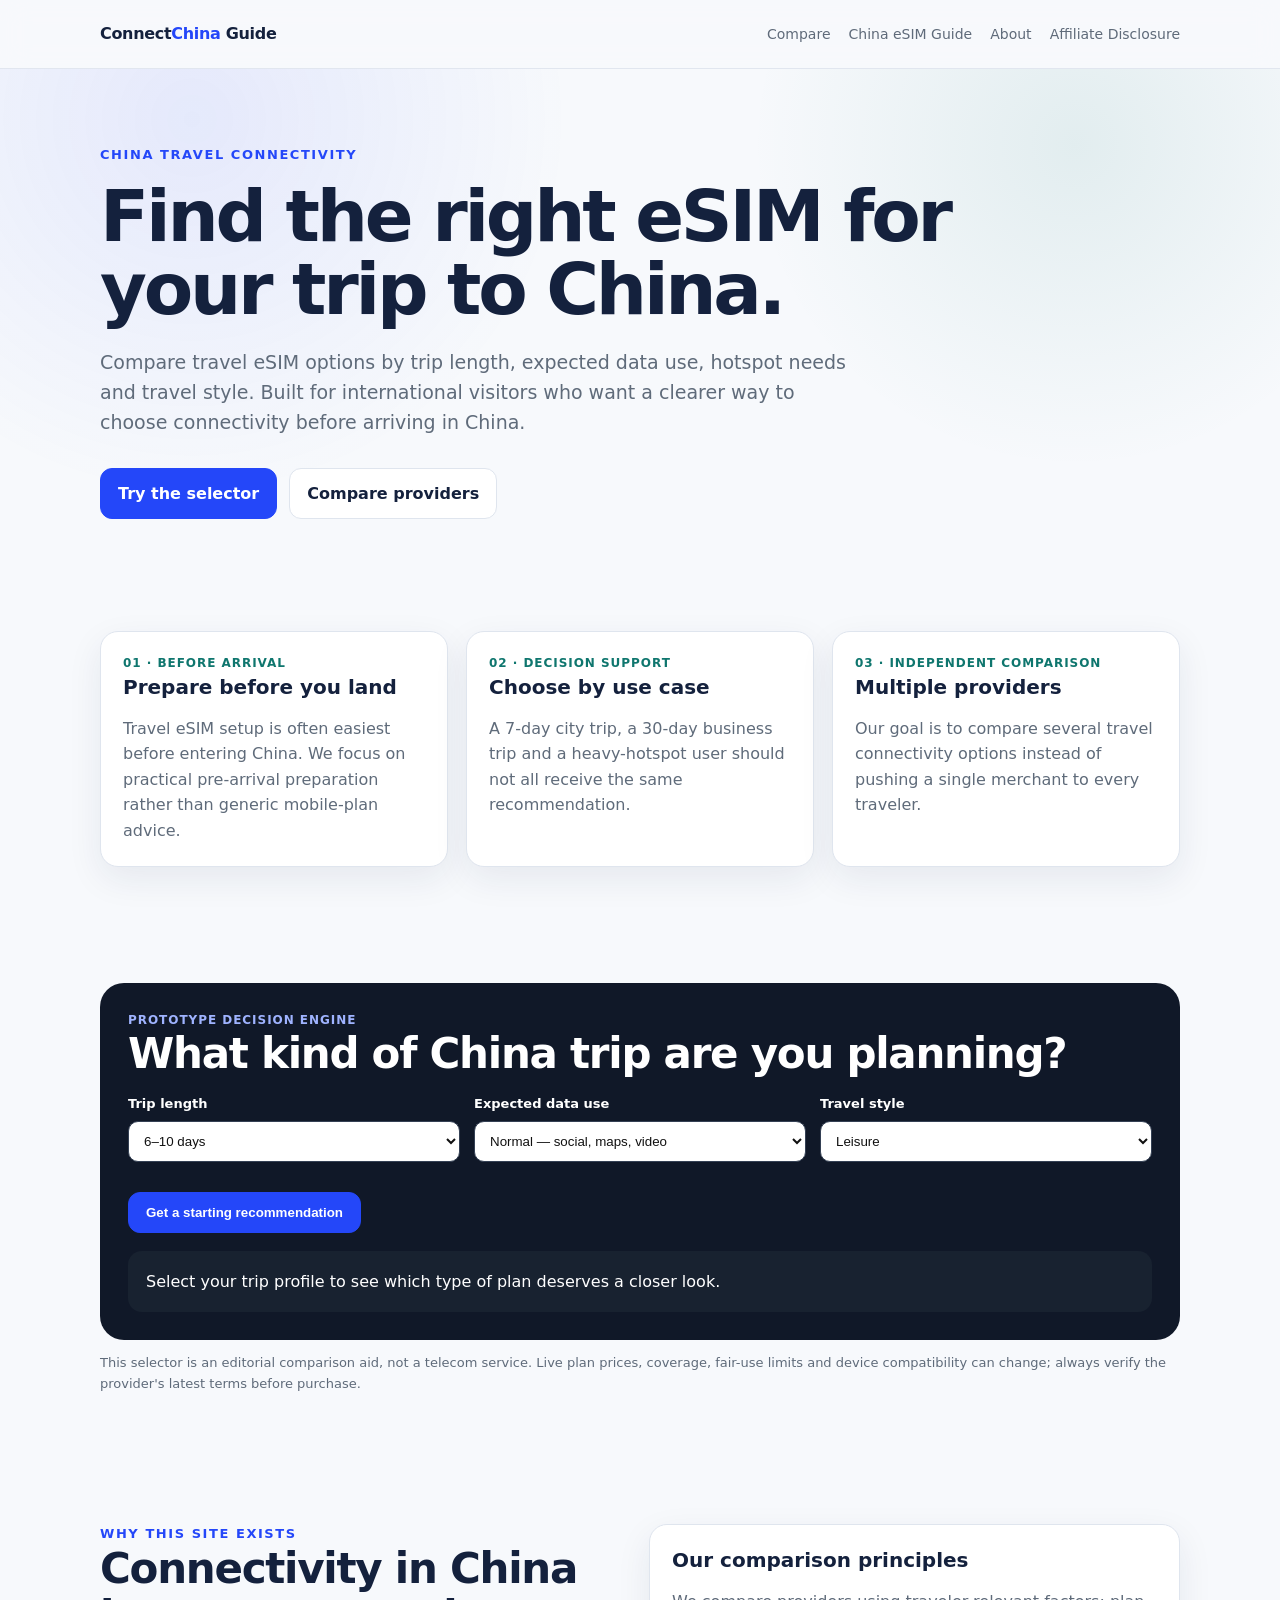
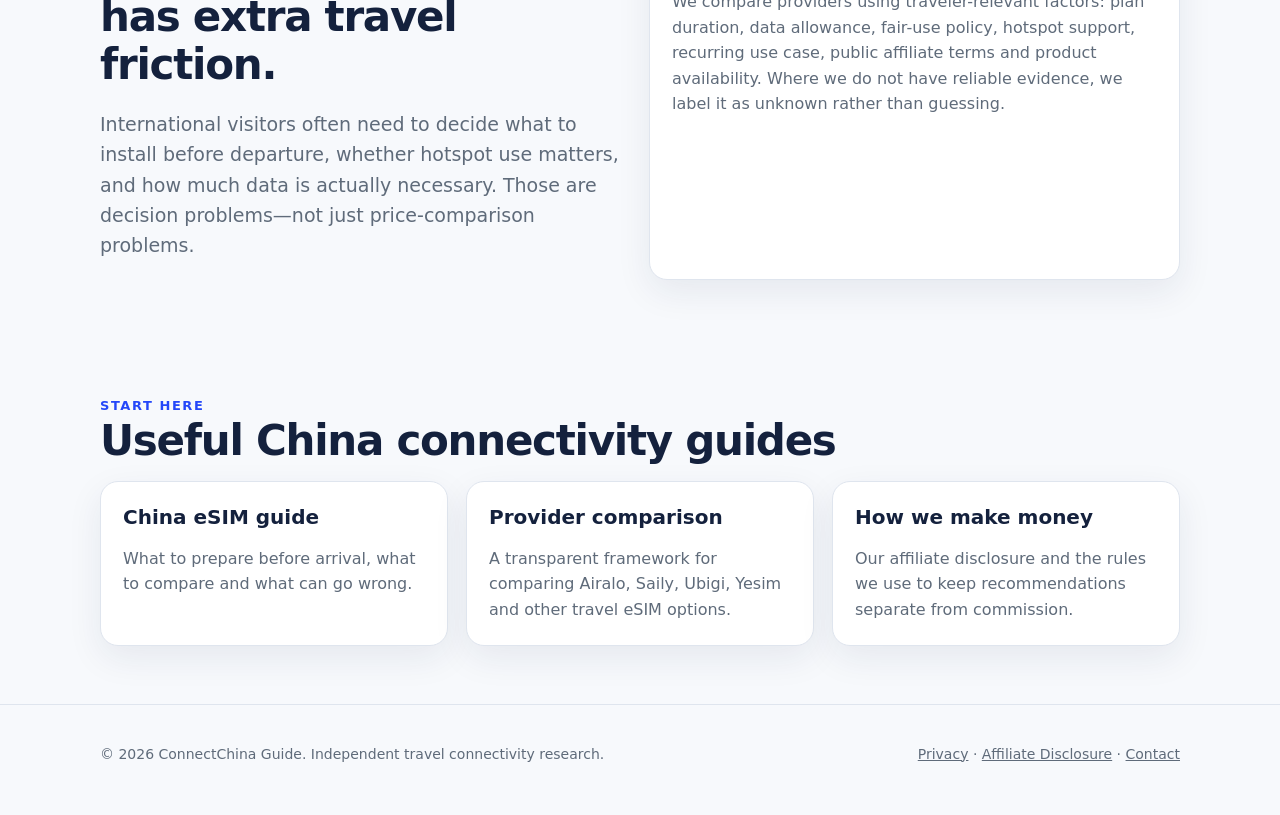
<file: index.html>
<!doctype html>
<html lang="en">
<head>
<title>ConnectChina Guide — China eSIM Comparison for Travelers</title>

<meta charset="utf-8">
<meta name="viewport" content="width=device-width,initial-scale=1">
<meta name="description" content="Independent China eSIM and travel connectivity comparison for international visitors.">
<meta name='impact-site-verification' value='5ba71ce6-a70c-404c-b8fd-ab6822476592'>
<!-- SITE VERIFICATION:
When an affiliate network gives you a META verification tag, paste the exact tag below this comment.
Do NOT invent a verification tag.
-->
<link rel="stylesheet" href="assets/style.css">

</head>
<body>

<header>
  <div class="wrap nav">
    <a class="brand" href="index.html">Connect<span>China</span> Guide</a>
    <nav>
      <a href="compare.html">Compare</a>
      <a href="guide.html">China eSIM Guide</a>
      <a href="about.html">About</a>
      <a href="disclosure.html">Affiliate Disclosure</a>
    </nav>
  </div>
</header>

<main>
<section class="hero">
  <div class="wrap">
    <div class="eyebrow">China travel connectivity</div>
    <h1>Find the right eSIM for your trip to China.</h1>
    <p class="lead">Compare travel eSIM options by trip length, expected data use, hotspot needs and travel style. Built for international visitors who want a clearer way to choose connectivity before arriving in China.</p>
    <div class="actions">
      <a class="btn primary" href="#selector">Try the selector</a>
      <a class="btn" href="compare.html">Compare providers</a>
    </div>
  </div>
</section>

<section class="section">
  <div class="wrap">
    <div class="grid">
      <div class="card"><div class="kicker">01 · Before arrival</div><h3>Prepare before you land</h3><p>Travel eSIM setup is often easiest before entering China. We focus on practical pre-arrival preparation rather than generic mobile-plan advice.</p></div>
      <div class="card"><div class="kicker">02 · Decision support</div><h3>Choose by use case</h3><p>A 7-day city trip, a 30-day business trip and a heavy-hotspot user should not all receive the same recommendation.</p></div>
      <div class="card"><div class="kicker">03 · Independent comparison</div><h3>Multiple providers</h3><p>Our goal is to compare several travel connectivity options instead of pushing a single merchant to every traveler.</p></div>
    </div>
  </div>
</section>

<section class="section" id="selector">
  <div class="wrap">
    <div class="router">
      <div class="kicker" style="color:#9fb3ff">Prototype decision engine</div>
      <h2 style="color:white">What kind of China trip are you planning?</h2>
      <div class="router-grid">
        <div>
          <label for="days">Trip length</label>
          <select id="days">
            <option value="5">3–5 days</option>
            <option value="10" selected>6–10 days</option>
            <option value="15">11–15 days</option>
            <option value="30">16–30 days</option>
          </select>
        </div>
        <div>
          <label for="usage">Expected data use</label>
          <select id="usage">
            <option value="light">Light — maps, messaging</option>
            <option value="normal" selected>Normal — social, maps, video</option>
            <option value="heavy">Heavy — hotspot, calls, uploads</option>
          </select>
        </div>
        <div>
          <label for="traveler">Travel style</label>
          <select id="traveler">
            <option value="leisure" selected>Leisure</option>
            <option value="business">Business / remote work</option>
            <option value="frequent">Frequent international traveler</option>
          </select>
        </div>
      </div>
      <div class="actions">
        <button class="btn primary" onclick="recommend()">Get a starting recommendation</button>
      </div>
      <div id="routerResult" class="router-result">Select your trip profile to see which type of plan deserves a closer look.</div>
    </div>
    <p class="small">This selector is an editorial comparison aid, not a telecom service. Live plan prices, coverage, fair-use limits and device compatibility can change; always verify the provider's latest terms before purchase.</p>
  </div>
</section>

<section class="section">
  <div class="wrap grid two">
    <div>
      <div class="eyebrow">Why this site exists</div>
      <h2>Connectivity in China has extra travel friction.</h2>
      <p class="lead">International visitors often need to decide what to install before departure, whether hotspot use matters, and how much data is actually necessary. Those are decision problems—not just price-comparison problems.</p>
    </div>
    <div class="card">
      <h3>Our comparison principles</h3>
      <p>We compare providers using traveler-relevant factors: plan duration, data allowance, fair-use policy, hotspot support, recurring use case, public affiliate terms and product availability. Where we do not have reliable evidence, we label it as unknown rather than guessing.</p>
    </div>
  </div>
</section>

<section class="section">
  <div class="wrap">
    <div class="eyebrow">Start here</div>
    <h2>Useful China connectivity guides</h2>
    <div class="grid">
      <a class="card" href="guide.html" style="text-decoration:none"><h3>China eSIM guide</h3><p>What to prepare before arrival, what to compare and what can go wrong.</p></a>
      <a class="card" href="compare.html" style="text-decoration:none"><h3>Provider comparison</h3><p>A transparent framework for comparing Airalo, Saily, Ubigi, Yesim and other travel eSIM options.</p></a>
      <a class="card" href="disclosure.html" style="text-decoration:none"><h3>How we make money</h3><p>Our affiliate disclosure and the rules we use to keep recommendations separate from commission.</p></a>
    </div>
  </div>
</section>
</main>

<footer>
  <div class="wrap foot">
    <div>© 2026 ConnectChina Guide. Independent travel connectivity research.</div>
    <div>
      <a href="privacy.html">Privacy</a> ·
      <a href="disclosure.html">Affiliate Disclosure</a> ·
      <a href="contact.html">Contact</a>
    </div>
  </div>
</footer>

<script>
function recommend(){
  const d=+document.getElementById('days').value;
  const u=document.getElementById('usage').value;
  const t=document.getElementById('traveler').value;
  let title='', body='';
  if(t==='frequent'){
    title='Compare recurring-use and multi-country options';
    body='For frequent travelers, do not optimize only for the cheapest China trip. Compare account reuse, top-ups, multi-country availability and whether repeat purchases remain convenient.';
  } else if(u==='heavy' || t==='business'){
    title='Prioritize high-data and hotspot-friendly plans';
    body='Your first comparison should focus on fair-use rules, hotspot support and what happens after the full-speed allowance is used—not just whether a plan is labeled “unlimited”.';
  } else if(d<=10){
    title='Start with a smaller fixed-data plan';
    body='For a short leisure trip, a fixed-data plan is often easier to compare. Focus on setup simplicity, total data allowance and whether you can install it before departure.';
  } else {
    title='Compare mid-size 10–20GB plans first';
    body='For a typical 1–2 week trip, start with 10–20GB options and compare price, hotspot support and validity. Heavy video users may need an unlimited-style plan instead.';
  }
  document.getElementById('routerResult').innerHTML='<strong>'+title+'</strong><br>'+body+'<br><br><a class="btn" href="compare.html">Open provider comparison</a>';
}
</script>
</body>
</html>
</file>
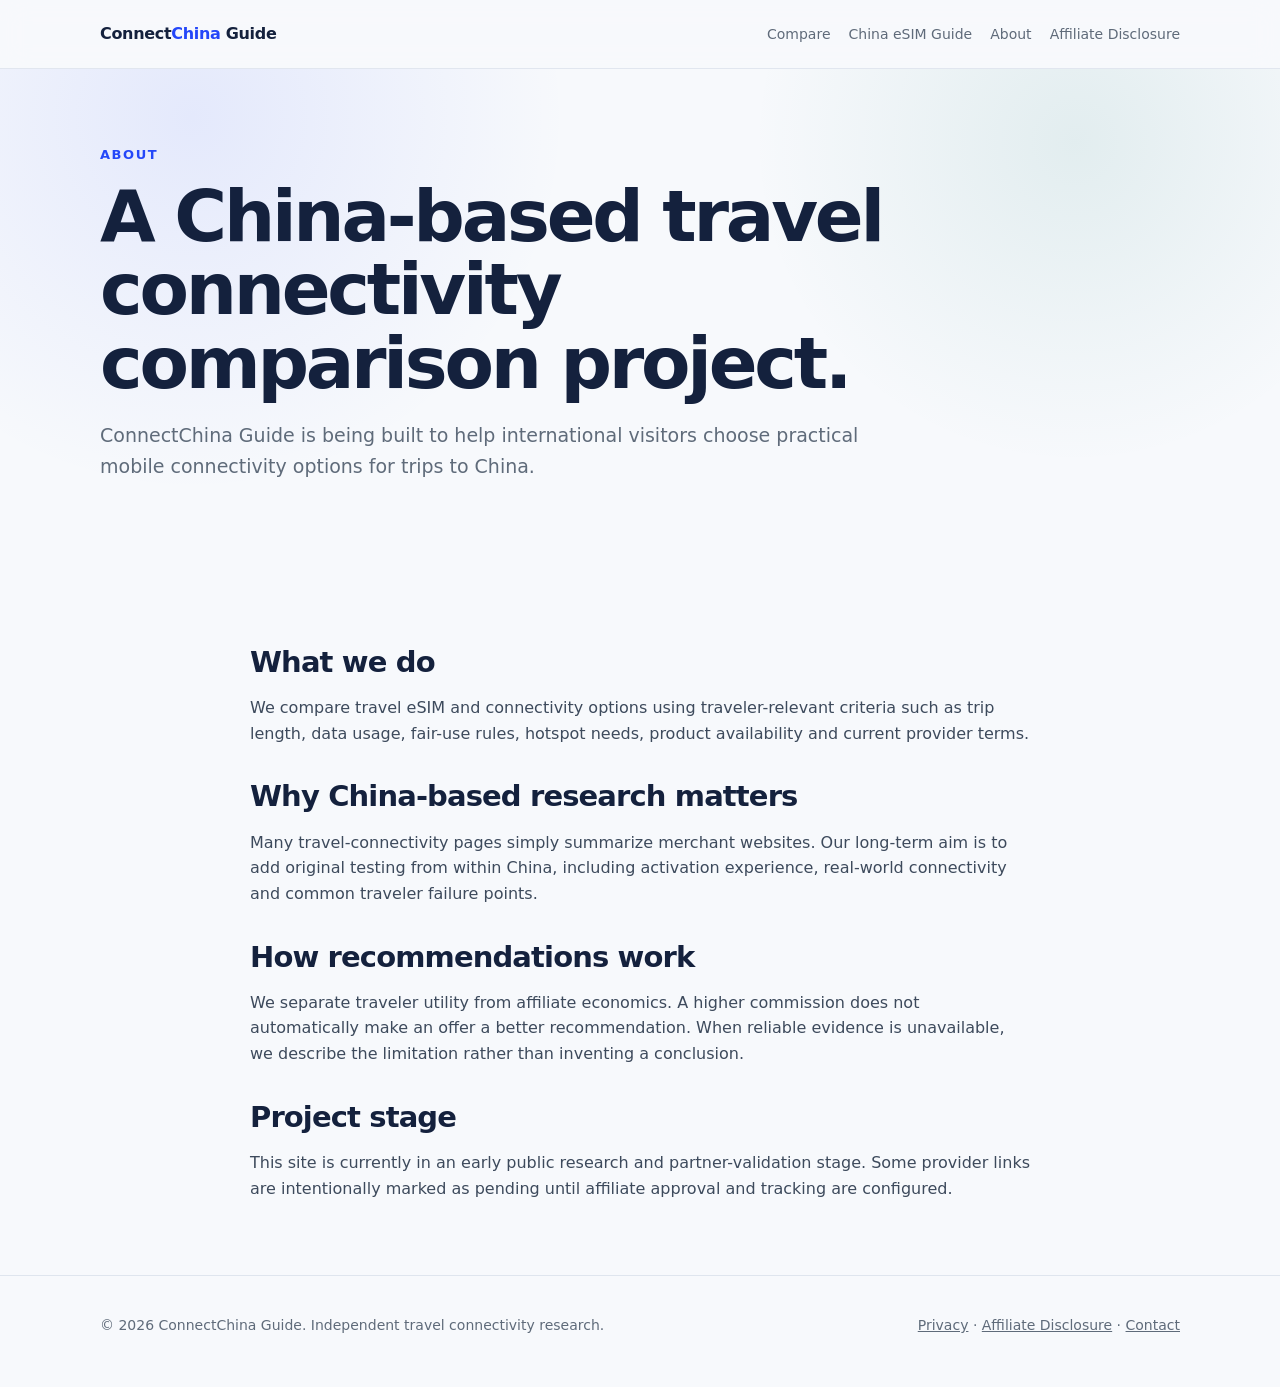
<file: about.html>
<!doctype html>
<html lang="en">
<head><title>About — ConnectChina Guide</title>
<meta charset="utf-8">
<meta name="viewport" content="width=device-width,initial-scale=1">
<meta name="description" content="Independent China eSIM and travel connectivity comparison for international visitors.">
<!-- SITE VERIFICATION:
When an affiliate network gives you a META verification tag, paste the exact tag below this comment.
Do NOT invent a verification tag.
-->
<link rel="stylesheet" href="assets/style.css">
</head>
<body>

<header>
  <div class="wrap nav">
    <a class="brand" href="index.html">Connect<span>China</span> Guide</a>
    <nav>
      <a href="compare.html">Compare</a>
      <a href="guide.html">China eSIM Guide</a>
      <a href="about.html">About</a>
      <a href="disclosure.html">Affiliate Disclosure</a>
    </nav>
  </div>
</header>

<main>
<section class="hero"><div class="wrap"><div class="eyebrow">About</div><h1>A China-based travel connectivity comparison project.</h1><p class="lead">ConnectChina Guide is being built to help international visitors choose practical mobile connectivity options for trips to China.</p></div></section>
<section class="section">
<div class="wrap prose">
  <h2>What we do</h2>
  <p>We compare travel eSIM and connectivity options using traveler-relevant criteria such as trip length, data usage, fair-use rules, hotspot needs, product availability and current provider terms.</p>

  <h2>Why China-based research matters</h2>
  <p>Many travel-connectivity pages simply summarize merchant websites. Our long-term aim is to add original testing from within China, including activation experience, real-world connectivity and common traveler failure points.</p>

  <h2>How recommendations work</h2>
  <p>We separate traveler utility from affiliate economics. A higher commission does not automatically make an offer a better recommendation. When reliable evidence is unavailable, we describe the limitation rather than inventing a conclusion.</p>

  <h2>Project stage</h2>
  <p>This site is currently in an early public research and partner-validation stage. Some provider links are intentionally marked as pending until affiliate approval and tracking are configured.</p>
</div>
</section>
</main>

<footer>
  <div class="wrap foot">
    <div>© 2026 ConnectChina Guide. Independent travel connectivity research.</div>
    <div>
      <a href="privacy.html">Privacy</a> ·
      <a href="disclosure.html">Affiliate Disclosure</a> ·
      <a href="contact.html">Contact</a>
    </div>
  </div>
</footer>

</body></html>
</file>
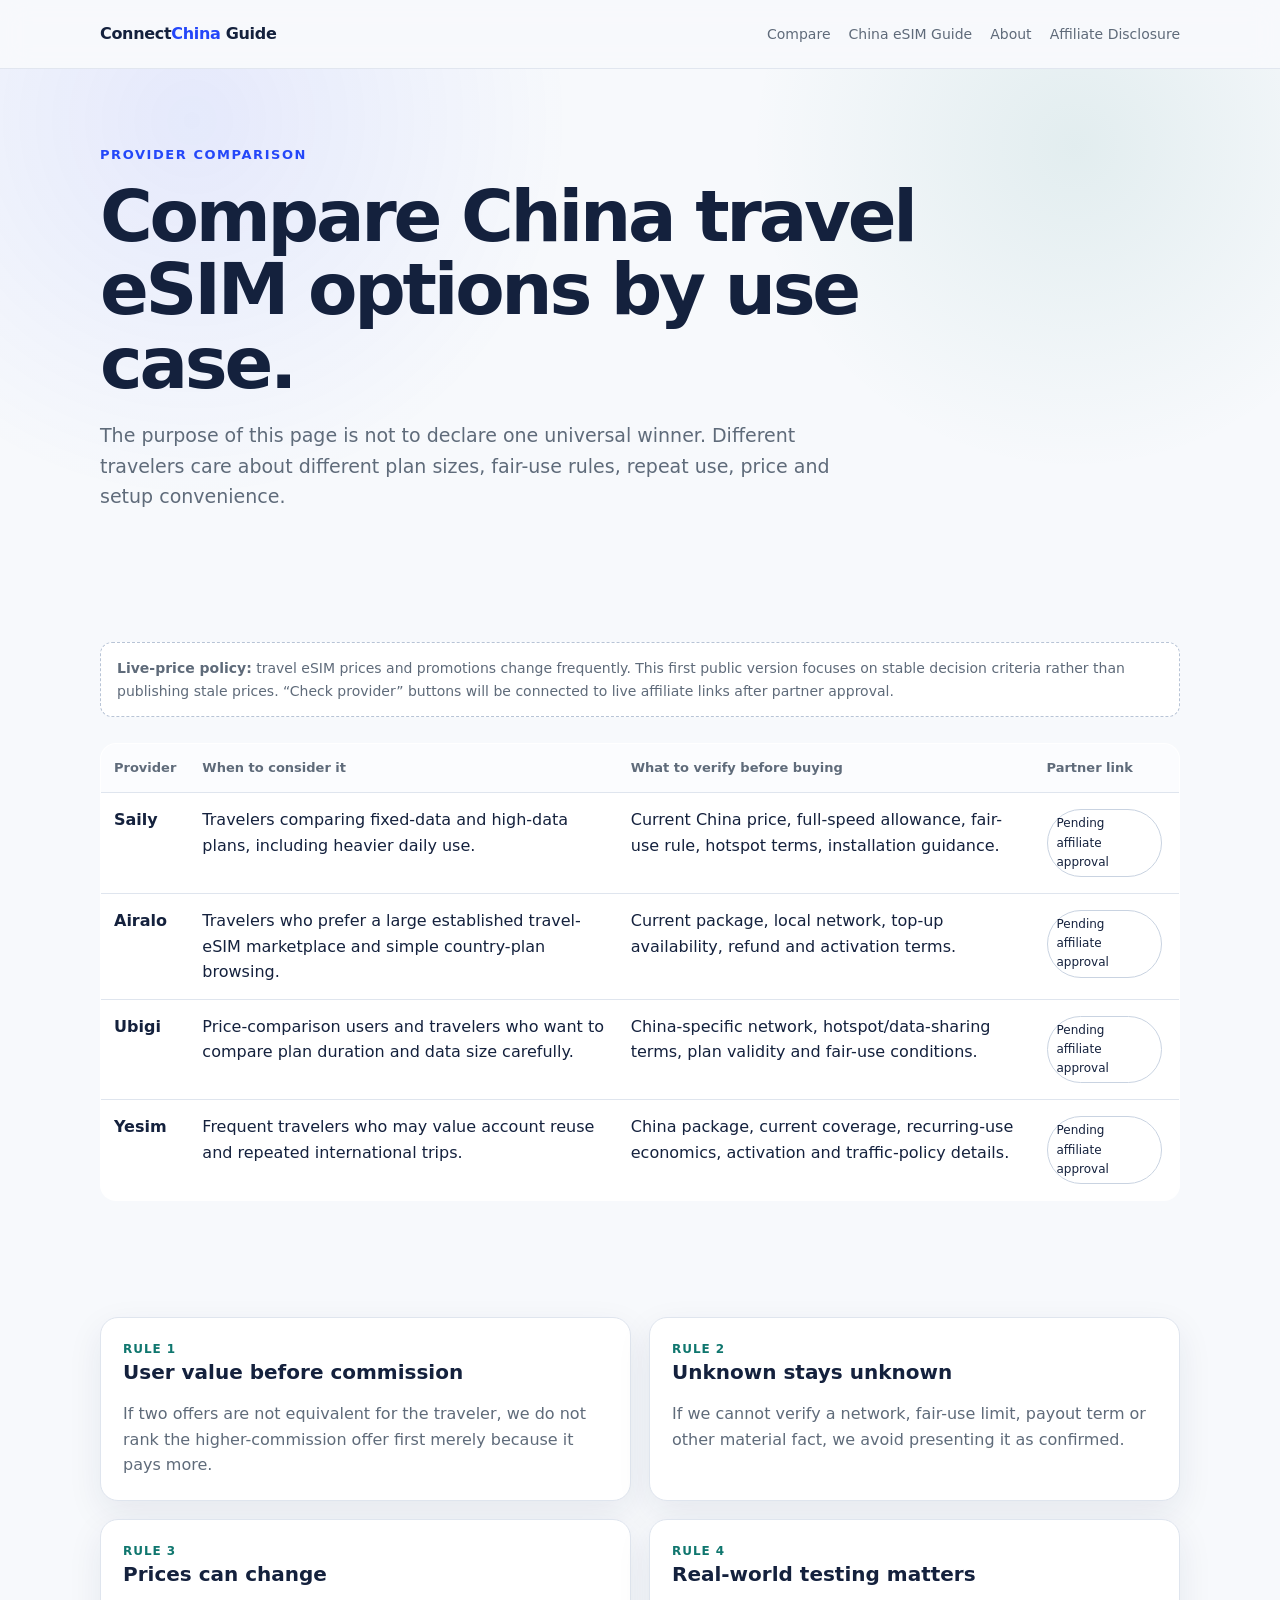
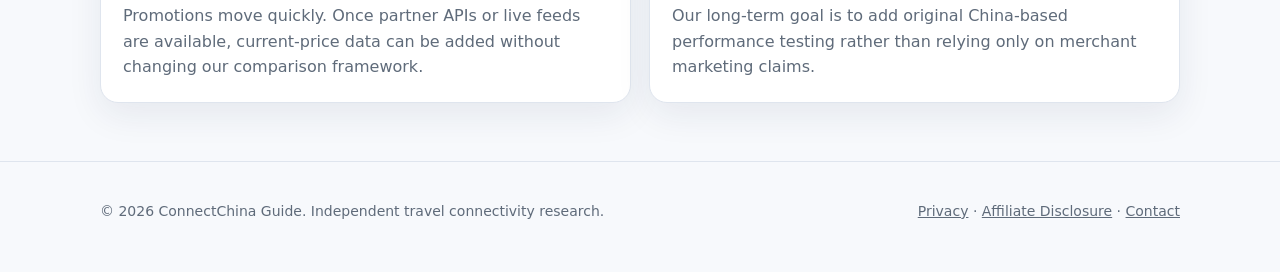
<file: compare.html>
<!doctype html>
<html lang="en">
<head><title>Compare China eSIM Providers — ConnectChina Guide</title>
<meta charset="utf-8">
<meta name="viewport" content="width=device-width,initial-scale=1">
<meta name="description" content="Independent China eSIM and travel connectivity comparison for international visitors.">
<!-- SITE VERIFICATION:
When an affiliate network gives you a META verification tag, paste the exact tag below this comment.
Do NOT invent a verification tag.
-->
<link rel="stylesheet" href="assets/style.css">
</head>
<body>

<header>
  <div class="wrap nav">
    <a class="brand" href="index.html">Connect<span>China</span> Guide</a>
    <nav>
      <a href="compare.html">Compare</a>
      <a href="guide.html">China eSIM Guide</a>
      <a href="about.html">About</a>
      <a href="disclosure.html">Affiliate Disclosure</a>
    </nav>
  </div>
</header>

<main>
<section class="hero"><div class="wrap"><div class="eyebrow">Provider comparison</div><h1>Compare China travel eSIM options by use case.</h1><p class="lead">The purpose of this page is not to declare one universal winner. Different travelers care about different plan sizes, fair-use rules, repeat use, price and setup convenience.</p></div></section>

<section class="section">
<div class="wrap">
  <div class="note"><b>Live-price policy:</b> travel eSIM prices and promotions change frequently. This first public version focuses on stable decision criteria rather than publishing stale prices. “Check provider” buttons will be connected to live affiliate links after partner approval.</div>
  <br>
  <div style="overflow:auto">
  <table class="compare-table">
    <thead><tr><th>Provider</th><th>When to consider it</th><th>What to verify before buying</th><th>Partner link</th></tr></thead>
    <tbody>
      <tr><td><b>Saily</b></td><td>Travelers comparing fixed-data and high-data plans, including heavier daily use.</td><td>Current China price, full-speed allowance, fair-use rule, hotspot terms, installation guidance.</td><td><span class="tag">Pending affiliate approval</span></td></tr>
      <tr><td><b>Airalo</b></td><td>Travelers who prefer a large established travel-eSIM marketplace and simple country-plan browsing.</td><td>Current package, local network, top-up availability, refund and activation terms.</td><td><span class="tag">Pending affiliate approval</span></td></tr>
      <tr><td><b>Ubigi</b></td><td>Price-comparison users and travelers who want to compare plan duration and data size carefully.</td><td>China-specific network, hotspot/data-sharing terms, plan validity and fair-use conditions.</td><td><span class="tag">Pending affiliate approval</span></td></tr>
      <tr><td><b>Yesim</b></td><td>Frequent travelers who may value account reuse and repeated international trips.</td><td>China package, current coverage, recurring-use economics, activation and traffic-policy details.</td><td><span class="tag">Pending affiliate approval</span></td></tr>
    </tbody>
  </table>
  </div>
</div>
</section>

<section class="section">
<div class="wrap grid two">
  <div class="card"><div class="kicker">Rule 1</div><h3>User value before commission</h3><p>If two offers are not equivalent for the traveler, we do not rank the higher-commission offer first merely because it pays more.</p></div>
  <div class="card"><div class="kicker">Rule 2</div><h3>Unknown stays unknown</h3><p>If we cannot verify a network, fair-use limit, payout term or other material fact, we avoid presenting it as confirmed.</p></div>
  <div class="card"><div class="kicker">Rule 3</div><h3>Prices can change</h3><p>Promotions move quickly. Once partner APIs or live feeds are available, current-price data can be added without changing our comparison framework.</p></div>
  <div class="card"><div class="kicker">Rule 4</div><h3>Real-world testing matters</h3><p>Our long-term goal is to add original China-based performance testing rather than relying only on merchant marketing claims.</p></div>
</div>
</section>
</main>

<footer>
  <div class="wrap foot">
    <div>© 2026 ConnectChina Guide. Independent travel connectivity research.</div>
    <div>
      <a href="privacy.html">Privacy</a> ·
      <a href="disclosure.html">Affiliate Disclosure</a> ·
      <a href="contact.html">Contact</a>
    </div>
  </div>
</footer>

</body></html>
</file>
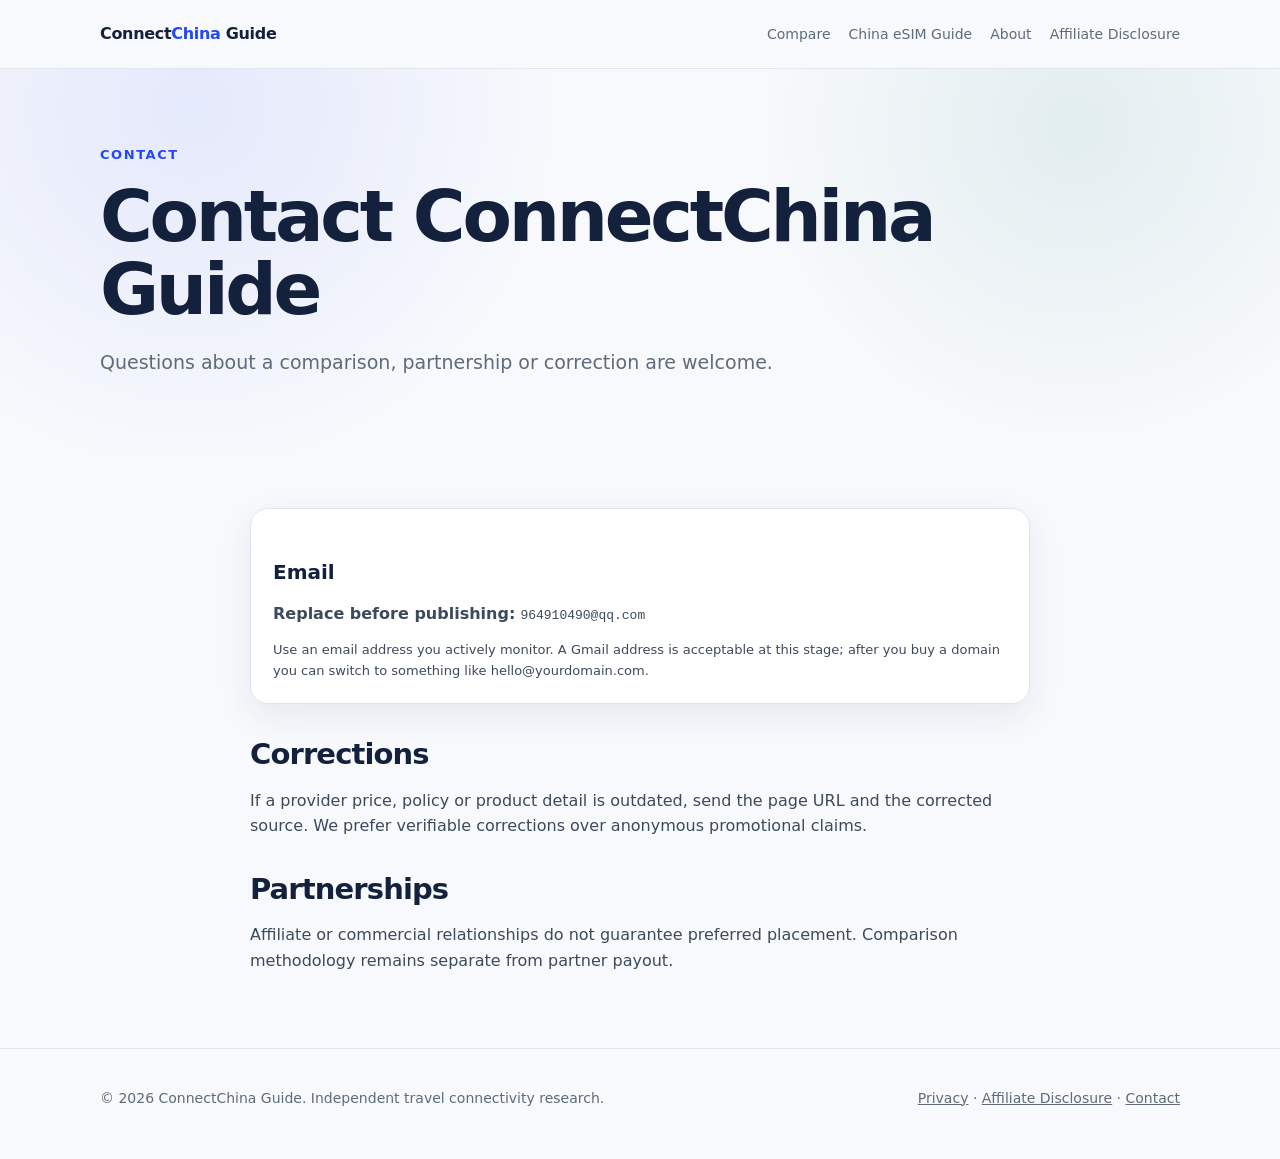
<file: contact.html>
<!doctype html>
<html lang="en">
<head><title>Contact — ConnectChina Guide</title>
<meta charset="utf-8">
<meta name="viewport" content="width=device-width,initial-scale=1">
<meta name="description" content="Independent China eSIM and travel connectivity comparison for international visitors.">
<!-- SITE VERIFICATION:
When an affiliate network gives you a META verification tag, paste the exact tag below this comment.
Do NOT invent a verification tag.
-->
<link rel="stylesheet" href="assets/style.css">
</head>
<body>

<header>
  <div class="wrap nav">
    <a class="brand" href="index.html">Connect<span>China</span> Guide</a>
    <nav>
      <a href="compare.html">Compare</a>
      <a href="guide.html">China eSIM Guide</a>
      <a href="about.html">About</a>
      <a href="disclosure.html">Affiliate Disclosure</a>
    </nav>
  </div>
</header>

<main>
<section class="hero"><div class="wrap"><div class="eyebrow">Contact</div><h1>Contact ConnectChina Guide</h1><p class="lead">Questions about a comparison, partnership or correction are welcome.</p></div></section>
<section class="section">
<div class="wrap prose">
  <div class="card">
    <h3>Email</h3>
    <p><b>Replace before publishing:</b> <code>964910490@qq.com</code></p>
    <p class="small">Use an email address you actively monitor. A Gmail address is acceptable at this stage; after you buy a domain you can switch to something like hello@yourdomain.com.</p>
  </div>
  <h2>Corrections</h2>
  <p>If a provider price, policy or product detail is outdated, send the page URL and the corrected source. We prefer verifiable corrections over anonymous promotional claims.</p>
  <h2>Partnerships</h2>
  <p>Affiliate or commercial relationships do not guarantee preferred placement. Comparison methodology remains separate from partner payout.</p>
</div>
</section>
</main>

<footer>
  <div class="wrap foot">
    <div>© 2026 ConnectChina Guide. Independent travel connectivity research.</div>
    <div>
      <a href="privacy.html">Privacy</a> ·
      <a href="disclosure.html">Affiliate Disclosure</a> ·
      <a href="contact.html">Contact</a>
    </div>
  </div>
</footer>

</body></html>
</file>
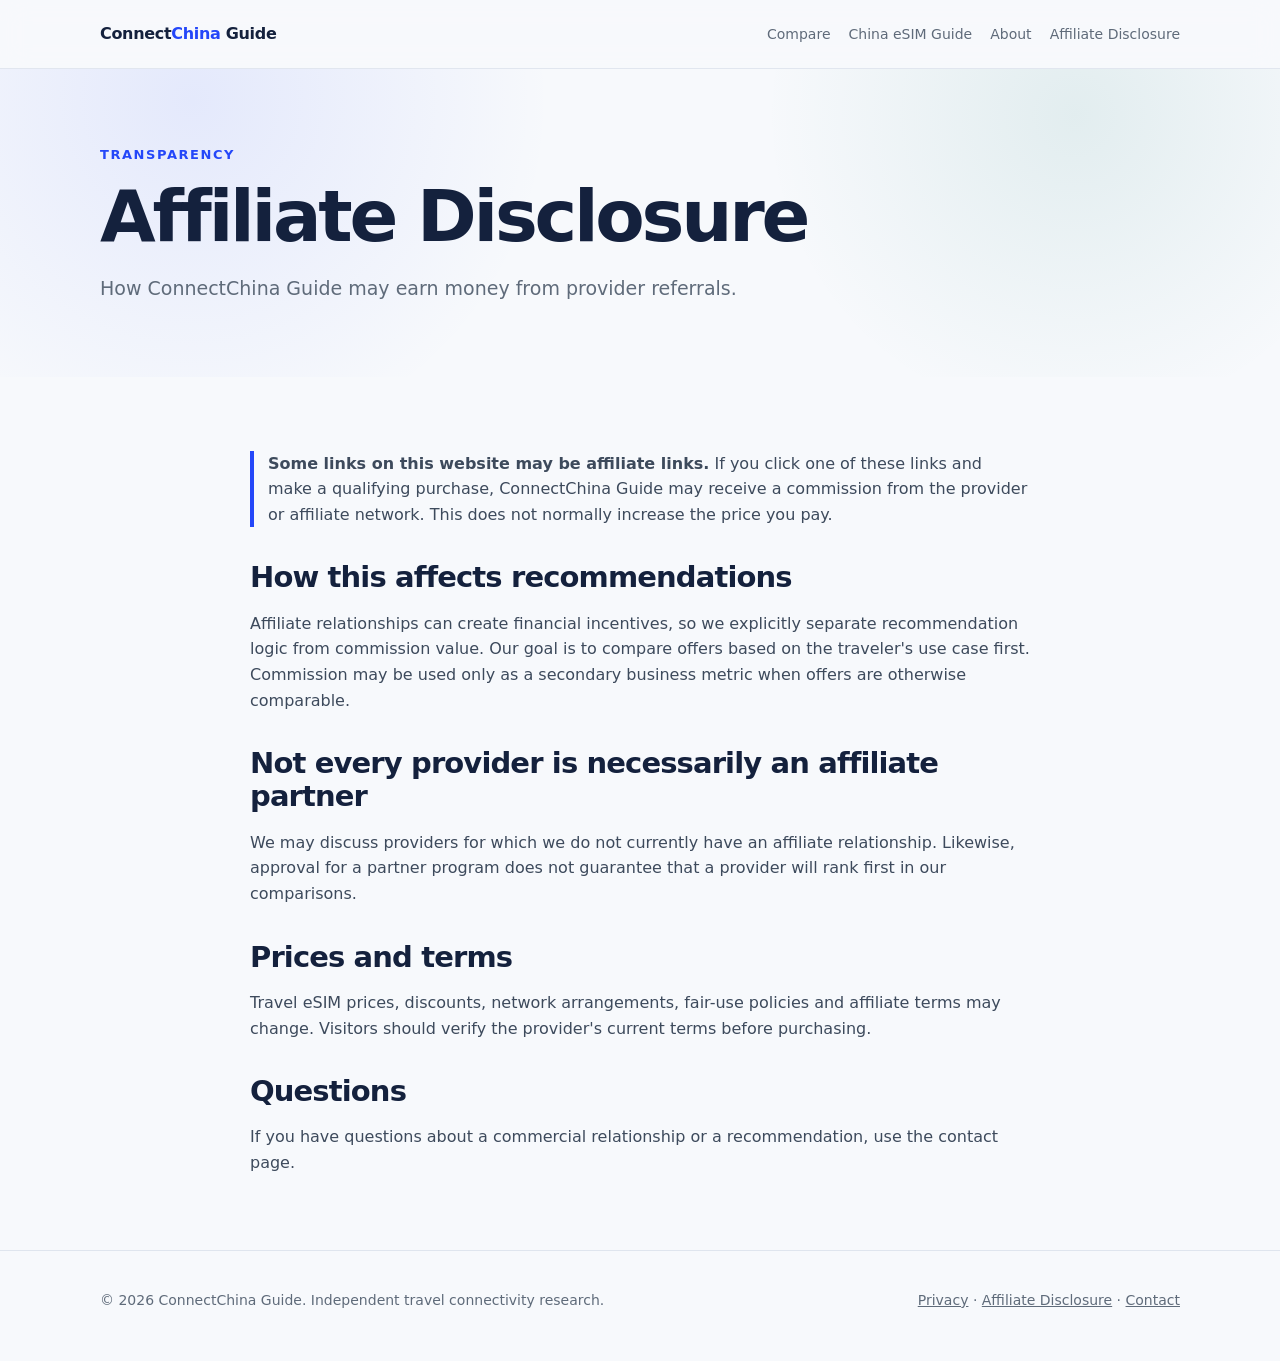
<file: disclosure.html>
<!doctype html>
<html lang="en">
<head><title>Affiliate Disclosure — ConnectChina Guide</title>
<meta charset="utf-8">
<meta name="viewport" content="width=device-width,initial-scale=1">
<meta name="description" content="Independent China eSIM and travel connectivity comparison for international visitors.">
<!-- SITE VERIFICATION:
When an affiliate network gives you a META verification tag, paste the exact tag below this comment.
Do NOT invent a verification tag.
-->
<link rel="stylesheet" href="assets/style.css">
</head>
<body>

<header>
  <div class="wrap nav">
    <a class="brand" href="index.html">Connect<span>China</span> Guide</a>
    <nav>
      <a href="compare.html">Compare</a>
      <a href="guide.html">China eSIM Guide</a>
      <a href="about.html">About</a>
      <a href="disclosure.html">Affiliate Disclosure</a>
    </nav>
  </div>
</header>

<main>
<section class="hero"><div class="wrap"><div class="eyebrow">Transparency</div><h1>Affiliate Disclosure</h1><p class="lead">How ConnectChina Guide may earn money from provider referrals.</p></div></section>
<section class="section">
<div class="wrap prose">
  <p class="warning"><b>Some links on this website may be affiliate links.</b> If you click one of these links and make a qualifying purchase, ConnectChina Guide may receive a commission from the provider or affiliate network. This does not normally increase the price you pay.</p>

  <h2>How this affects recommendations</h2>
  <p>Affiliate relationships can create financial incentives, so we explicitly separate recommendation logic from commission value. Our goal is to compare offers based on the traveler's use case first. Commission may be used only as a secondary business metric when offers are otherwise comparable.</p>

  <h2>Not every provider is necessarily an affiliate partner</h2>
  <p>We may discuss providers for which we do not currently have an affiliate relationship. Likewise, approval for a partner program does not guarantee that a provider will rank first in our comparisons.</p>

  <h2>Prices and terms</h2>
  <p>Travel eSIM prices, discounts, network arrangements, fair-use policies and affiliate terms may change. Visitors should verify the provider's current terms before purchasing.</p>

  <h2>Questions</h2>
  <p>If you have questions about a commercial relationship or a recommendation, use the contact page.</p>
</div>
</section>
</main>

<footer>
  <div class="wrap foot">
    <div>© 2026 ConnectChina Guide. Independent travel connectivity research.</div>
    <div>
      <a href="privacy.html">Privacy</a> ·
      <a href="disclosure.html">Affiliate Disclosure</a> ·
      <a href="contact.html">Contact</a>
    </div>
  </div>
</footer>

</body></html>
</file>
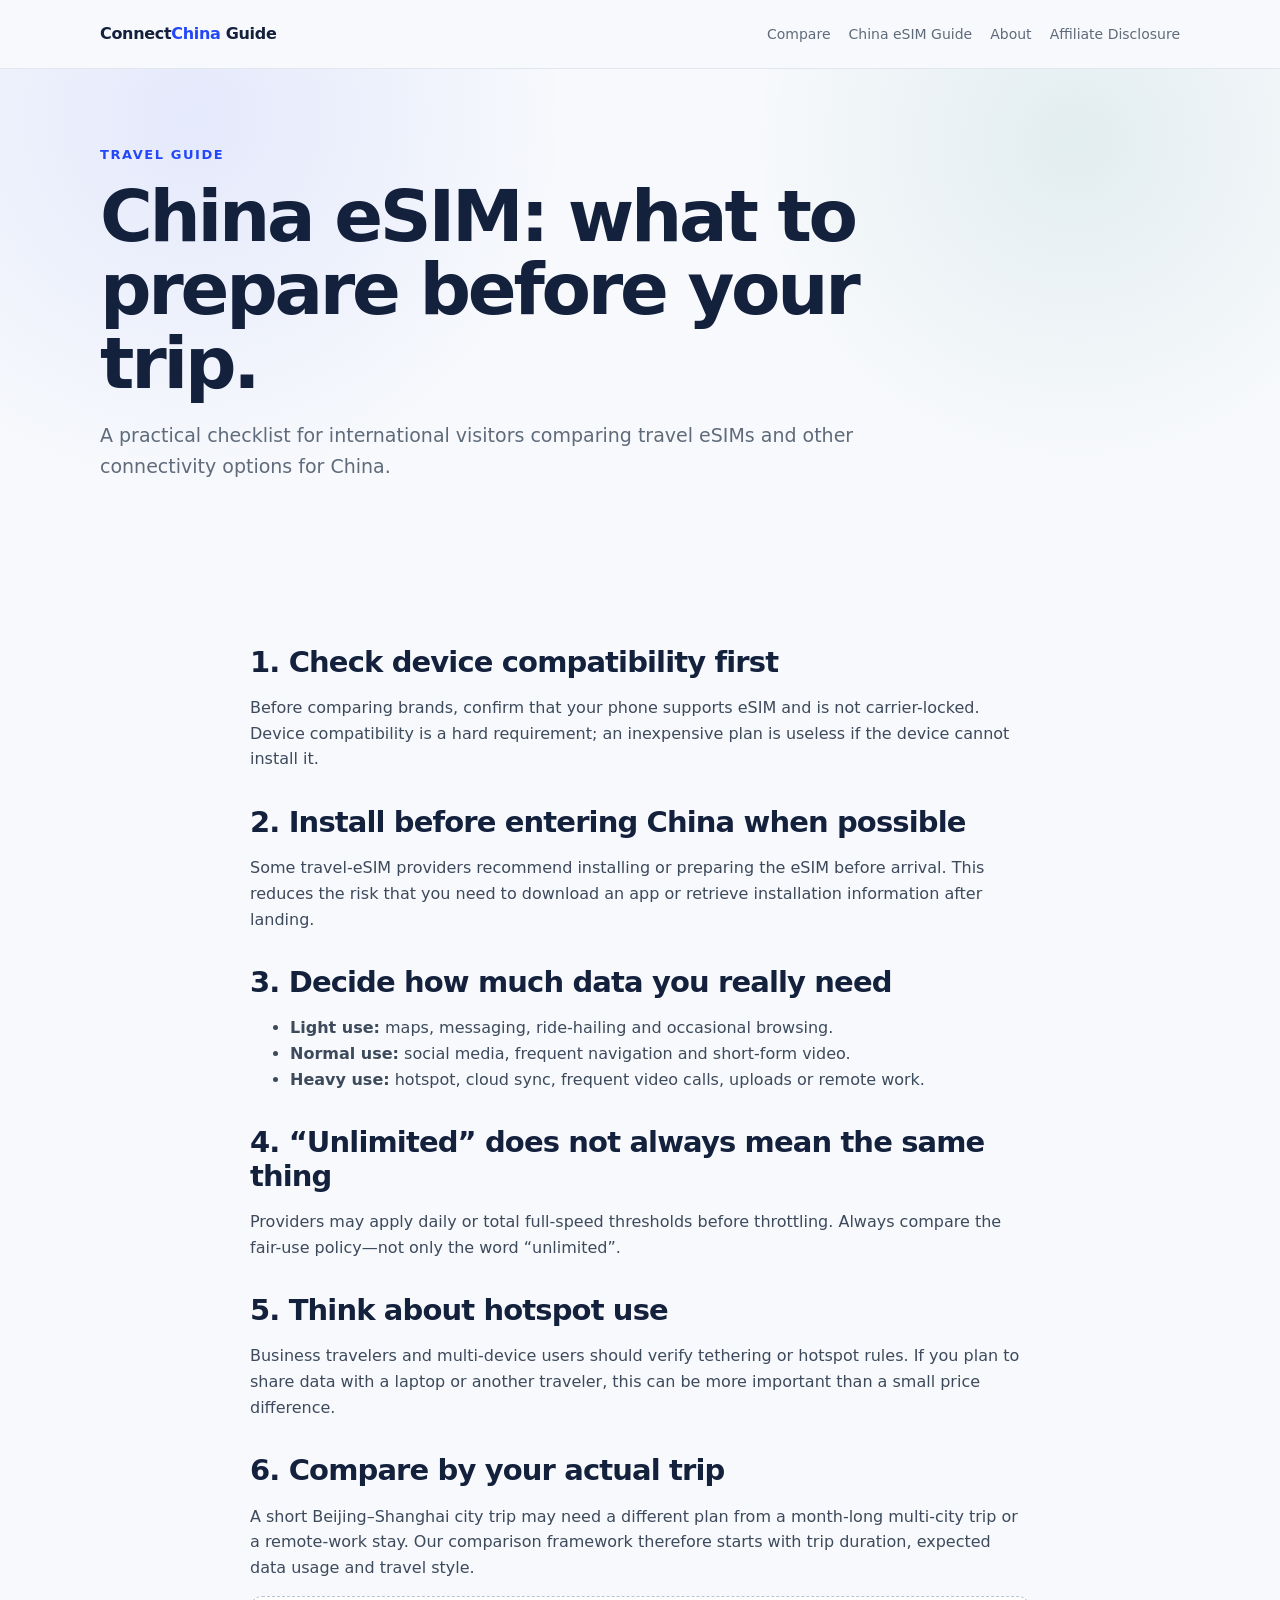
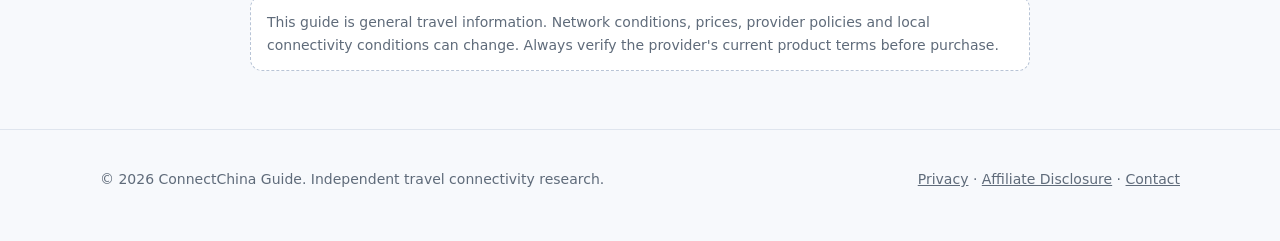
<file: guide.html>
<!doctype html>
<html lang="en">
<head><title>China eSIM Travel Guide — ConnectChina Guide</title>
<meta charset="utf-8">
<meta name="viewport" content="width=device-width,initial-scale=1">
<meta name="description" content="Independent China eSIM and travel connectivity comparison for international visitors.">
<!-- SITE VERIFICATION:
When an affiliate network gives you a META verification tag, paste the exact tag below this comment.
Do NOT invent a verification tag.
-->
<link rel="stylesheet" href="assets/style.css">
</head>
<body>

<header>
  <div class="wrap nav">
    <a class="brand" href="index.html">Connect<span>China</span> Guide</a>
    <nav>
      <a href="compare.html">Compare</a>
      <a href="guide.html">China eSIM Guide</a>
      <a href="about.html">About</a>
      <a href="disclosure.html">Affiliate Disclosure</a>
    </nav>
  </div>
</header>

<main>
<section class="hero"><div class="wrap"><div class="eyebrow">Travel guide</div><h1>China eSIM: what to prepare before your trip.</h1><p class="lead">A practical checklist for international visitors comparing travel eSIMs and other connectivity options for China.</p></div></section>
<section class="section">
<div class="wrap prose">
  <h2>1. Check device compatibility first</h2>
  <p>Before comparing brands, confirm that your phone supports eSIM and is not carrier-locked. Device compatibility is a hard requirement; an inexpensive plan is useless if the device cannot install it.</p>

  <h2>2. Install before entering China when possible</h2>
  <p>Some travel-eSIM providers recommend installing or preparing the eSIM before arrival. This reduces the risk that you need to download an app or retrieve installation information after landing.</p>

  <h2>3. Decide how much data you really need</h2>
  <ul>
    <li><b>Light use:</b> maps, messaging, ride-hailing and occasional browsing.</li>
    <li><b>Normal use:</b> social media, frequent navigation and short-form video.</li>
    <li><b>Heavy use:</b> hotspot, cloud sync, frequent video calls, uploads or remote work.</li>
  </ul>

  <h2>4. “Unlimited” does not always mean the same thing</h2>
  <p>Providers may apply daily or total full-speed thresholds before throttling. Always compare the fair-use policy—not only the word “unlimited”.</p>

  <h2>5. Think about hotspot use</h2>
  <p>Business travelers and multi-device users should verify tethering or hotspot rules. If you plan to share data with a laptop or another traveler, this can be more important than a small price difference.</p>

  <h2>6. Compare by your actual trip</h2>
  <p>A short Beijing–Shanghai city trip may need a different plan from a month-long multi-city trip or a remote-work stay. Our comparison framework therefore starts with trip duration, expected data usage and travel style.</p>

  <div class="note">This guide is general travel information. Network conditions, prices, provider policies and local connectivity conditions can change. Always verify the provider's current product terms before purchase.</div>
</div>
</section>
</main>

<footer>
  <div class="wrap foot">
    <div>© 2026 ConnectChina Guide. Independent travel connectivity research.</div>
    <div>
      <a href="privacy.html">Privacy</a> ·
      <a href="disclosure.html">Affiliate Disclosure</a> ·
      <a href="contact.html">Contact</a>
    </div>
  </div>
</footer>

</body></html>
</file>
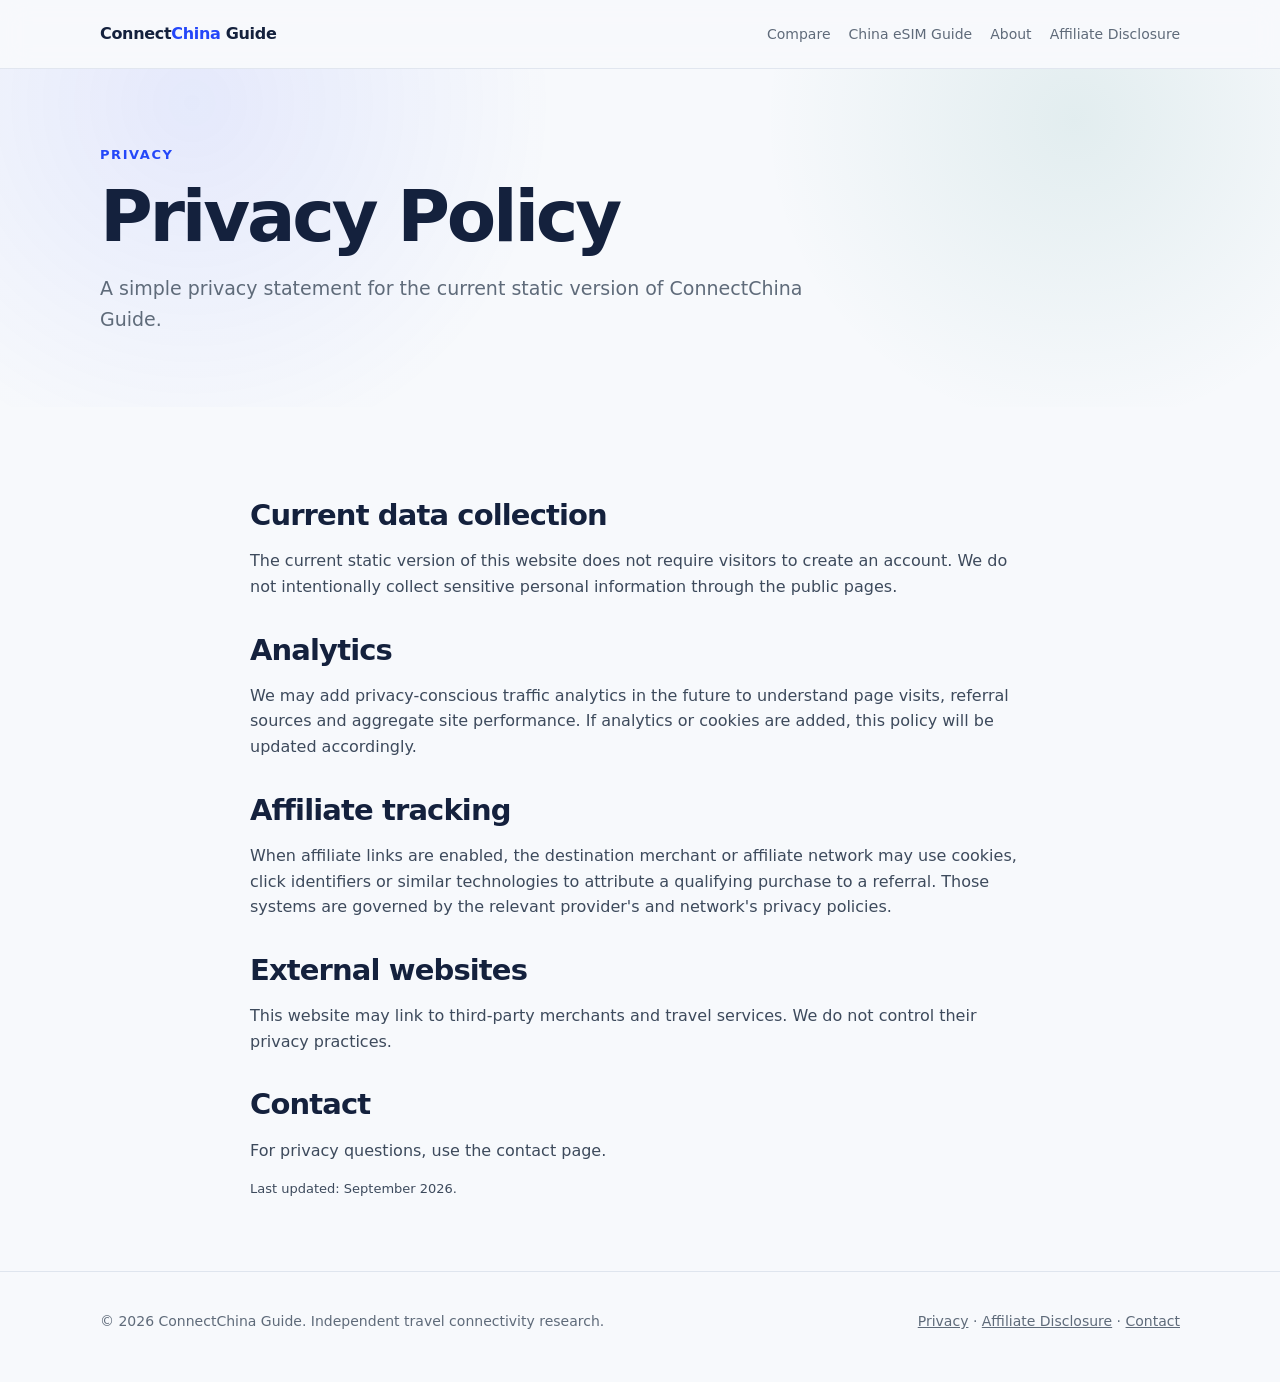
<file: privacy.html>
<!doctype html>
<html lang="en">
<head><title>Privacy Policy — ConnectChina Guide</title>
<meta charset="utf-8">
<meta name="viewport" content="width=device-width,initial-scale=1">
<meta name="description" content="Independent China eSIM and travel connectivity comparison for international visitors.">
<!-- SITE VERIFICATION:
When an affiliate network gives you a META verification tag, paste the exact tag below this comment.
Do NOT invent a verification tag.
-->
<link rel="stylesheet" href="assets/style.css">
</head>
<body>

<header>
  <div class="wrap nav">
    <a class="brand" href="index.html">Connect<span>China</span> Guide</a>
    <nav>
      <a href="compare.html">Compare</a>
      <a href="guide.html">China eSIM Guide</a>
      <a href="about.html">About</a>
      <a href="disclosure.html">Affiliate Disclosure</a>
    </nav>
  </div>
</header>

<main>
<section class="hero"><div class="wrap"><div class="eyebrow">Privacy</div><h1>Privacy Policy</h1><p class="lead">A simple privacy statement for the current static version of ConnectChina Guide.</p></div></section>
<section class="section">
<div class="wrap prose">
  <h2>Current data collection</h2>
  <p>The current static version of this website does not require visitors to create an account. We do not intentionally collect sensitive personal information through the public pages.</p>

  <h2>Analytics</h2>
  <p>We may add privacy-conscious traffic analytics in the future to understand page visits, referral sources and aggregate site performance. If analytics or cookies are added, this policy will be updated accordingly.</p>

  <h2>Affiliate tracking</h2>
  <p>When affiliate links are enabled, the destination merchant or affiliate network may use cookies, click identifiers or similar technologies to attribute a qualifying purchase to a referral. Those systems are governed by the relevant provider's and network's privacy policies.</p>

  <h2>External websites</h2>
  <p>This website may link to third-party merchants and travel services. We do not control their privacy practices.</p>

  <h2>Contact</h2>
  <p>For privacy questions, use the contact page.</p>

  <p class="small">Last updated: September 2026.</p>
</div>
</section>
</main>

<footer>
  <div class="wrap foot">
    <div>© 2026 ConnectChina Guide. Independent travel connectivity research.</div>
    <div>
      <a href="privacy.html">Privacy</a> ·
      <a href="disclosure.html">Affiliate Disclosure</a> ·
      <a href="contact.html">Contact</a>
    </div>
  </div>
</footer>

</body></html>
</file>
<file: assets/style.css>
:root{
  --bg:#f7f9fc;
  --card:#ffffff;
  --text:#14213d;
  --muted:#5f6b7a;
  --line:#dfe5ee;
  --accent:#2447f9;
  --accent2:#0f766e;
  --shadow:0 12px 35px rgba(26,39,75,.08);
  --radius:18px;
}
*{box-sizing:border-box}
html{scroll-behavior:smooth}
body{
  margin:0;
  font-family:Inter,ui-sans-serif,system-ui,-apple-system,BlinkMacSystemFont,"Segoe UI",sans-serif;
  color:var(--text);
  background:var(--bg);
  line-height:1.6;
}
a{color:inherit}
.wrap{max-width:1120px;margin:auto;padding:0 20px}
header{
  position:sticky;top:0;z-index:20;
  backdrop-filter:blur(14px);
  background:rgba(247,249,252,.88);
  border-bottom:1px solid rgba(223,229,238,.9)
}
.nav{display:flex;align-items:center;justify-content:space-between;min-height:68px;gap:20px}
.brand{font-weight:850;text-decoration:none;letter-spacing:-.02em}
.brand span{color:var(--accent)}
nav{display:flex;gap:18px;flex-wrap:wrap}
nav a{font-size:14px;text-decoration:none;color:var(--muted)}
nav a:hover{color:var(--text)}
.hero{
  padding:76px 0 54px;
  background:
    radial-gradient(circle at 15% 10%,rgba(36,71,249,.09),transparent 32%),
    radial-gradient(circle at 84% 15%,rgba(15,118,110,.09),transparent 28%);
}
.eyebrow{font-size:13px;font-weight:800;text-transform:uppercase;letter-spacing:.12em;color:var(--accent)}
h1{font-size:clamp(40px,7vw,72px);line-height:1.02;letter-spacing:-.045em;margin:14px 0 20px;max-width:900px}
h2{font-size:clamp(28px,4vw,42px);line-height:1.15;letter-spacing:-.03em;margin:0 0 16px}
h3{font-size:20px;line-height:1.3;margin:0 0 10px}
.lead{font-size:19px;color:var(--muted);max-width:760px}
.actions{display:flex;gap:12px;flex-wrap:wrap;margin-top:30px}
.btn{
  display:inline-flex;align-items:center;justify-content:center;
  border:1px solid var(--line);border-radius:12px;padding:12px 17px;
  background:var(--card);text-decoration:none;font-weight:760;cursor:pointer
}
.btn.primary{background:var(--accent);color:white;border-color:var(--accent)}
.btn:hover{transform:translateY(-1px)}
.section{padding:58px 0}
.grid{display:grid;grid-template-columns:repeat(3,1fr);gap:18px}
.grid.two{grid-template-columns:repeat(2,1fr)}
.card{
  background:var(--card);border:1px solid var(--line);
  border-radius:var(--radius);padding:22px;box-shadow:var(--shadow)
}
.card p{color:var(--muted);margin-bottom:0}
.kicker{font-size:12px;font-weight:800;text-transform:uppercase;letter-spacing:.08em;color:var(--accent2)}
.compare-table{width:100%;border-collapse:collapse;background:var(--card);border-radius:16px;overflow:hidden;border:1px solid var(--line)}
.compare-table th,.compare-table td{padding:14px 13px;border-bottom:1px solid var(--line);text-align:left;vertical-align:top}
.compare-table th{font-size:13px;color:var(--muted);background:#fbfcfe}
.compare-table tr:last-child td{border-bottom:none}
.note{padding:14px 16px;border:1px dashed #b8c4d6;border-radius:12px;background:#fff;color:var(--muted);font-size:14px}
.router{background:#101828;color:white;border-radius:24px;padding:28px}
.router label{display:block;font-size:13px;font-weight:700;margin:0 0 6px}
.router-grid{display:grid;grid-template-columns:repeat(3,1fr);gap:14px}
.router select,.router input{
  width:100%;padding:11px;border-radius:10px;border:1px solid #344054;background:#fff;color:#111
}
.router-result{margin-top:18px;padding:18px;border-radius:14px;background:#182230}
.tag{display:inline-block;border:1px solid #c9d3e1;border-radius:999px;padding:4px 9px;font-size:12px;margin:2px 4px 2px 0;background:white}
footer{padding:38px 0 50px;border-top:1px solid var(--line);color:var(--muted);font-size:14px}
footer .foot{display:flex;justify-content:space-between;gap:20px;flex-wrap:wrap}
.prose{max-width:820px}
.prose p,.prose li{color:#3d4a5c}
.prose h2{margin-top:34px;font-size:29px}
.prose h3{margin-top:28px}
.warning{border-left:4px solid var(--accent);padding-left:14px}
.small{font-size:13px;color:var(--muted)}
@media(max-width:800px){
  .grid,.grid.two,.router-grid{grid-template-columns:1fr}
  .nav{align-items:flex-start;padding:13px 0}
  nav{gap:10px}
  .hero{padding-top:48px}
}
</file>
